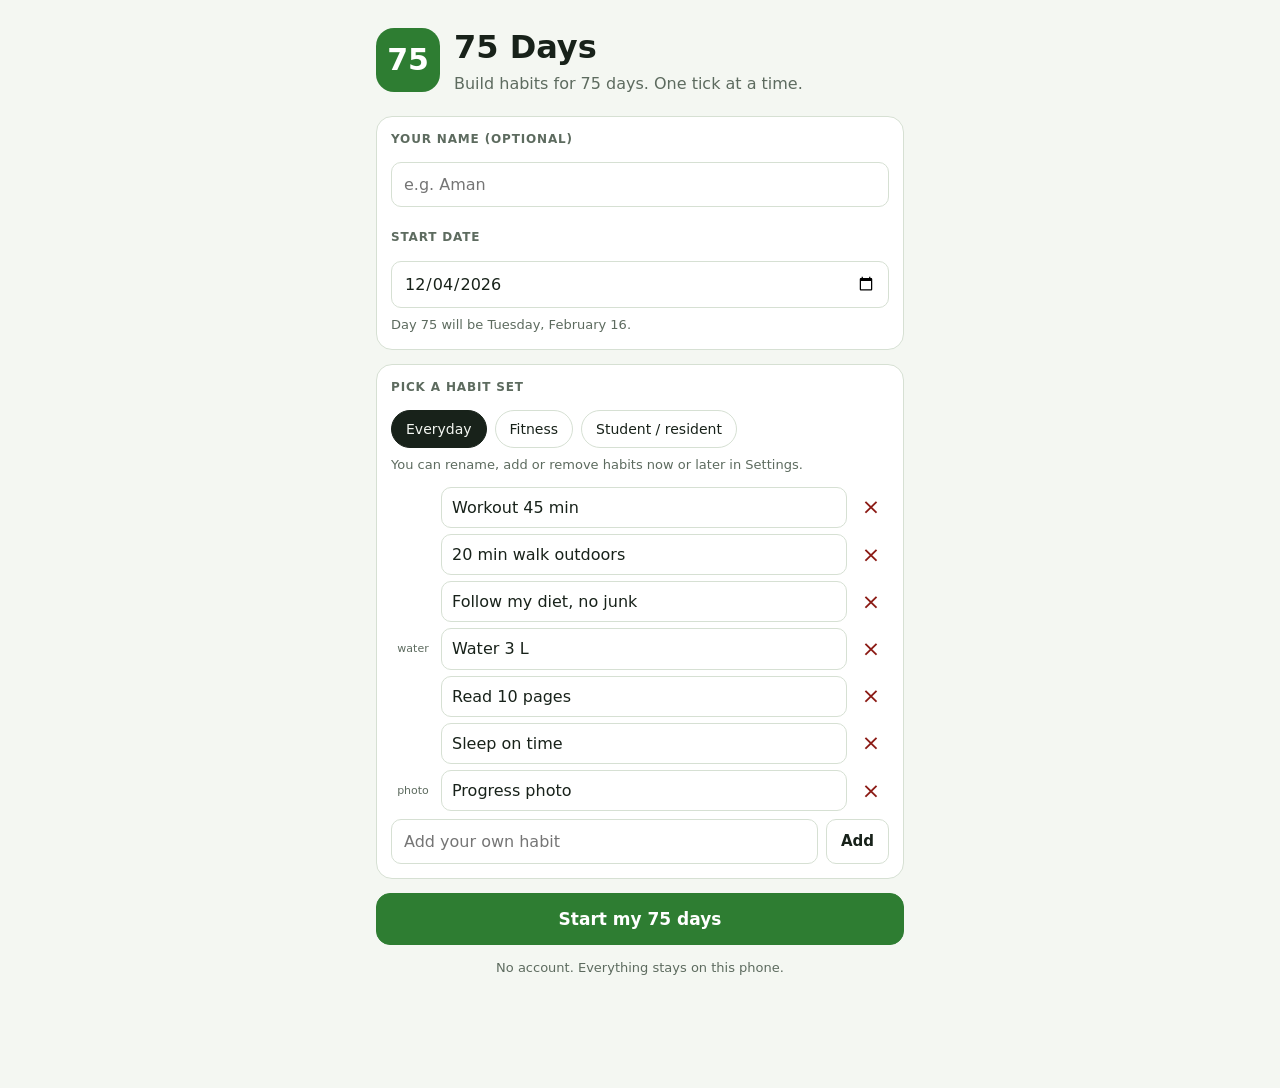
<file: index.html>
<!doctype html>
<html lang="en">
<head>
<meta charset="utf-8">
<meta name="viewport" content="width=device-width,initial-scale=1,viewport-fit=cover">
<title>75 Days</title>
<meta name="description" content="A 75-day habit challenge tracker. Works offline, no sign-up, your data stays on your phone.">
<meta name="theme-color" content="#2e7d32" media="(prefers-color-scheme: light)">
<meta name="theme-color" content="#121713" media="(prefers-color-scheme: dark)">
<meta name="apple-mobile-web-app-capable" content="yes">
<meta name="mobile-web-app-capable" content="yes">
<meta name="apple-mobile-web-app-status-bar-style" content="default">
<meta name="apple-mobile-web-app-title" content="75 Days">
<link rel="manifest" href="manifest.webmanifest">
<link rel="icon" type="image/png" sizes="192x192" href="icon-192.png">
<link rel="apple-touch-icon" href="apple-touch-icon.png">
<link rel="stylesheet" href="app.css">
</head>
<body>
<div class="app" id="app">
  <div class="installbar" id="installBar" hidden>
    <span class="ib-logo">75</span>
    <span class="ib-t"><b>Install 75 Days</b><span class="muted small">Opens like an app and works offline</span></span>
    <button class="btn primary" id="ibGo">Install</button>
    <button class="ib-x" id="ibX" aria-label="Not now">×</button>
  </div>

  <!-- Setup (first run) -->
  <section class="view" id="vSetup" hidden>
    <div class="setup">
      <div class="brand"><span class="logo">75</span><div><h1>75 Days</h1><p class="muted">Build habits for 75 days. One tick at a time.</p></div></div>

      <div class="card">
        <label class="label" for="suName">Your name <span class="muted">(optional)</span></label>
        <input id="suName" maxlength="30" autocomplete="given-name" placeholder="e.g. Aman">
        <label class="label" for="suStart" style="margin-top:14px">Start date</label>
        <input id="suStart" type="date">
        <p class="muted small" id="suEnd"></p>
      </div>

      <div class="card">
        <div class="label">Pick a habit set</div>
        <div class="presets" id="suPresets"></div>
        <p class="muted small">You can rename, add or remove habits now or later in Settings.</p>
        <ul class="hedit" id="suHabits"></ul>
        <div class="addrow"><input id="suNew" maxlength="40" placeholder="Add your own habit"><button class="btn" id="suAdd">Add</button></div>
      </div>

      <button class="btn primary big" id="suGo">Start my 75 days</button>
      <button class="btn big" id="suSignin" hidden>I already have an account</button>
      <p class="muted small center">No account. Everything stays on this phone.</p>
    </div>
  </section>

  <!-- Today -->
  <section class="view" id="vToday" hidden>
    <header class="dayhead">
      <button class="iconbtn" id="tPrev" aria-label="Previous day">‹</button>
      <div class="dh-mid">
        <div class="dh-n"><span id="tN">Day 1</span><small>/ 75</small></div>
        <div class="dh-date" id="tDate"></div>
      </div>
      <button class="iconbtn" id="tNext" aria-label="Next day">›</button>
    </header>
    <div class="progress"><b id="tBar"></b></div>
    <div class="alert" id="tAlert" hidden></div>
    <div class="pad">
      <div class="scoreline">
        <div><span class="big" id="tScore">0</span><span class="muted"> / <span id="tMax">0</span></span></div>
        <button class="linkbtn" id="tToday" hidden>Back to today</button>
      </div>
      <div class="chips" id="tType">
        <button class="chip" data-type="rest" aria-pressed="false">Rest day</button>
        <button class="chip busy" data-type="busy" aria-pressed="false">Busy day</button>
      </div>
      <p class="muted small" id="tTypeHint" hidden></p>
      <div class="checks" id="tChecks"></div>

      <div class="card photocard" id="tPhotoCard">
        <div class="label">Progress photo</div>
        <div class="photo" id="tPhoto"></div>
        <div class="row-actions">
          <label class="btn primary" for="tFile">Add photo</label>
          <input id="tFile" type="file" accept="image/*" hidden>
          <button class="btn danger" id="tRm" hidden>Remove</button>
        </div>
      </div>

      <div class="card">
        <div class="grid2">
          <div><label class="label" for="tWeight">Weight (kg)</label><input id="tWeight" inputmode="decimal" placeholder="—"></div>
          <div><span class="label">Energy</span><div class="dots" id="tEnergy"></div></div>
        </div>
        <label class="label" for="tNotes" style="margin-top:12px">Notes</label>
        <textarea id="tNotes" rows="3" placeholder="What went well, what to fix tomorrow"></textarea>
      </div>
    </div>
  </section>

  <!-- Calendar -->
  <section class="view" id="vCal" hidden>
    <header class="pagehead"><h2>Calendar</h2><p class="muted" id="cRange"></p></header>
    <div class="pad">
      <div class="cal" id="cGrid"></div>
      <div class="legend"><span class="muted small">Score</span><i class="l0"></i><i class="l1"></i><i class="l2"></i><i class="l3"></i><i class="l4"></i><span class="muted small">all done</span><i class="busyi"></i><span class="muted small">busy</span></div>
    </div>
  </section>

  <!-- Groups (filled by cloud.js) -->
  <section class="view" id="vGroups" hidden>
    <header class="pagehead"><h2>Groups</h2><p class="muted">Do the 75 days together. Groups see only scores and streaks.</p></header>
    <div class="pad" id="gRoot"><div class="card"><p class="small muted">Loading…</p></div></div>
  </section>

  <!-- Progress -->
  <section class="view" id="vProg" hidden>
    <header class="pagehead"><h2>Progress</h2><p class="muted" id="pHello"></p></header>
    <div class="pad">
      <div class="stats">
        <div class="stat"><div class="k">Day</div><div class="v" id="pDay">–</div></div>
        <div class="stat"><div class="k">Streak</div><div class="v" id="pStreak">0</div></div>
        <div class="stat"><div class="k">Good days</div><div class="v" id="pGood">0</div></div>
        <div class="stat"><div class="k">Average</div><div class="v" id="pAvg">–</div></div>
      </div>
      <div class="card">
        <div class="label">Habit hit-rate so far</div>
        <div class="hrates" id="pRates"></div>
      </div>
      <div class="card">
        <div class="label">Before and now</div>
        <div class="compare" id="pCompare"></div>
      </div>
      <div class="card">
        <div class="label">Weight</div>
        <div id="pWeight" class="muted small">Log your weight on the Today screen to see it here.</div>
      </div>
      <button class="btn primary big" id="pShare">Share my progress</button>
      <p class="muted small center" id="pShareNote"></p>
    </div>
  </section>

  <!-- Settings -->
  <section class="view" id="vSet" hidden>
    <header class="pagehead"><h2>Settings</h2></header>
    <div class="pad">
      <div class="card">
        <label class="label" for="sName">Name</label>
        <input id="sName" maxlength="30">
        <label class="label" for="sStart" style="margin-top:12px">Start date</label>
        <input id="sStart" type="date">
        <label class="label" for="sGoodN" style="margin-top:12px">A day counts as "good" at</label>
        <div class="inline"><input id="sGoodN" type="number" min="1" inputmode="numeric" style="width:80px"><span class="muted">of <span id="sMax"></span> habits</span></div>
      </div>
      <div class="card">
        <div class="label">Habits</div>
        <ul class="hedit" id="sHabits"></ul>
        <div class="addrow"><input id="sNew" maxlength="40" placeholder="Add a habit"><button class="btn" id="sAdd">Add</button></div>
        <p class="muted small">Removing a habit keeps your past ticks for the others.</p>
      </div>
      <div class="card">
        <div class="label">Backup</div>
        <p class="muted small">Your data lives only on this phone. Save a backup file now and then, and use it to move to a new phone.</p>
        <div class="row-actions">
          <button class="btn primary" id="sExport">Save backup</button>
          <label class="btn" for="sImport">Restore backup</label>
          <input id="sImport" type="file" accept="application/json,.json" hidden>
        </div>
        <p class="small" id="sBackupMsg"></p>
      </div>
      <div class="card">
        <div class="label">Install on your phone</div>
        <p class="small" id="sInstall"></p>
        <button class="btn" id="sInstallBtn" hidden>Install app</button>
      </div>
      <div class="card" id="sAccount" hidden></div>
      <div class="card danger-zone">
        <div class="label">Start over</div>
        <p class="muted small">Deletes every tick, note and photo on this phone.</p>
        <button class="btn danger" id="sReset">Delete everything</button>
      </div>
      <p class="muted small center">75 Days · version <span id="sVer"></span> · <a href="privacy.html">Privacy</a></p>
    </div>
  </section>

  <nav class="tabs" id="tabs" hidden>
    <button data-v="vToday" aria-current="page"><svg viewBox="0 0 24 24"><path d="M4 12.5l5 5L20 6.5"/></svg>Today</button>
    <button data-v="vCal"><svg viewBox="0 0 24 24"><rect x="3.5" y="5" width="17" height="15" rx="2"/><path d="M3.5 10h17M8 3v4M16 3v4"/></svg>Calendar</button>
    <button data-v="vGroups"><svg viewBox="0 0 24 24"><circle cx="9" cy="8" r="3.2"/><path d="M3 19c0-3.3 2.7-5.5 6-5.5s6 2.2 6 5.5"/><circle cx="17" cy="9" r="2.5"/><path d="M16.5 13.6c2.6.2 4.5 2 4.5 4.9"/></svg>Groups</button>
    <button data-v="vProg"><svg viewBox="0 0 24 24"><path d="M4 19V11M10 19V5M16 19v-6M22 19H2"/></svg>Progress</button>
    <button data-v="vSet"><svg viewBox="0 0 24 24"><circle cx="12" cy="12" r="3"/><path d="M12 2v3M12 19v3M4.2 4.2l2.1 2.1M17.7 17.7l2.1 2.1M2 12h3M19 12h3M4.2 19.8l2.1-2.1M17.7 6.3l2.1-2.1"/></svg>Settings</button>
  </nav>

  <div class="toast" id="toast" role="status" hidden></div>
  <div class="update" id="update" hidden><span>A new version is ready.</span><button class="btn primary" id="updBtn">Update</button></div>
</div>
<script src="app.js"></script>
<script type="module" src="cloud.js"></script>
</body>
</html>
</file>
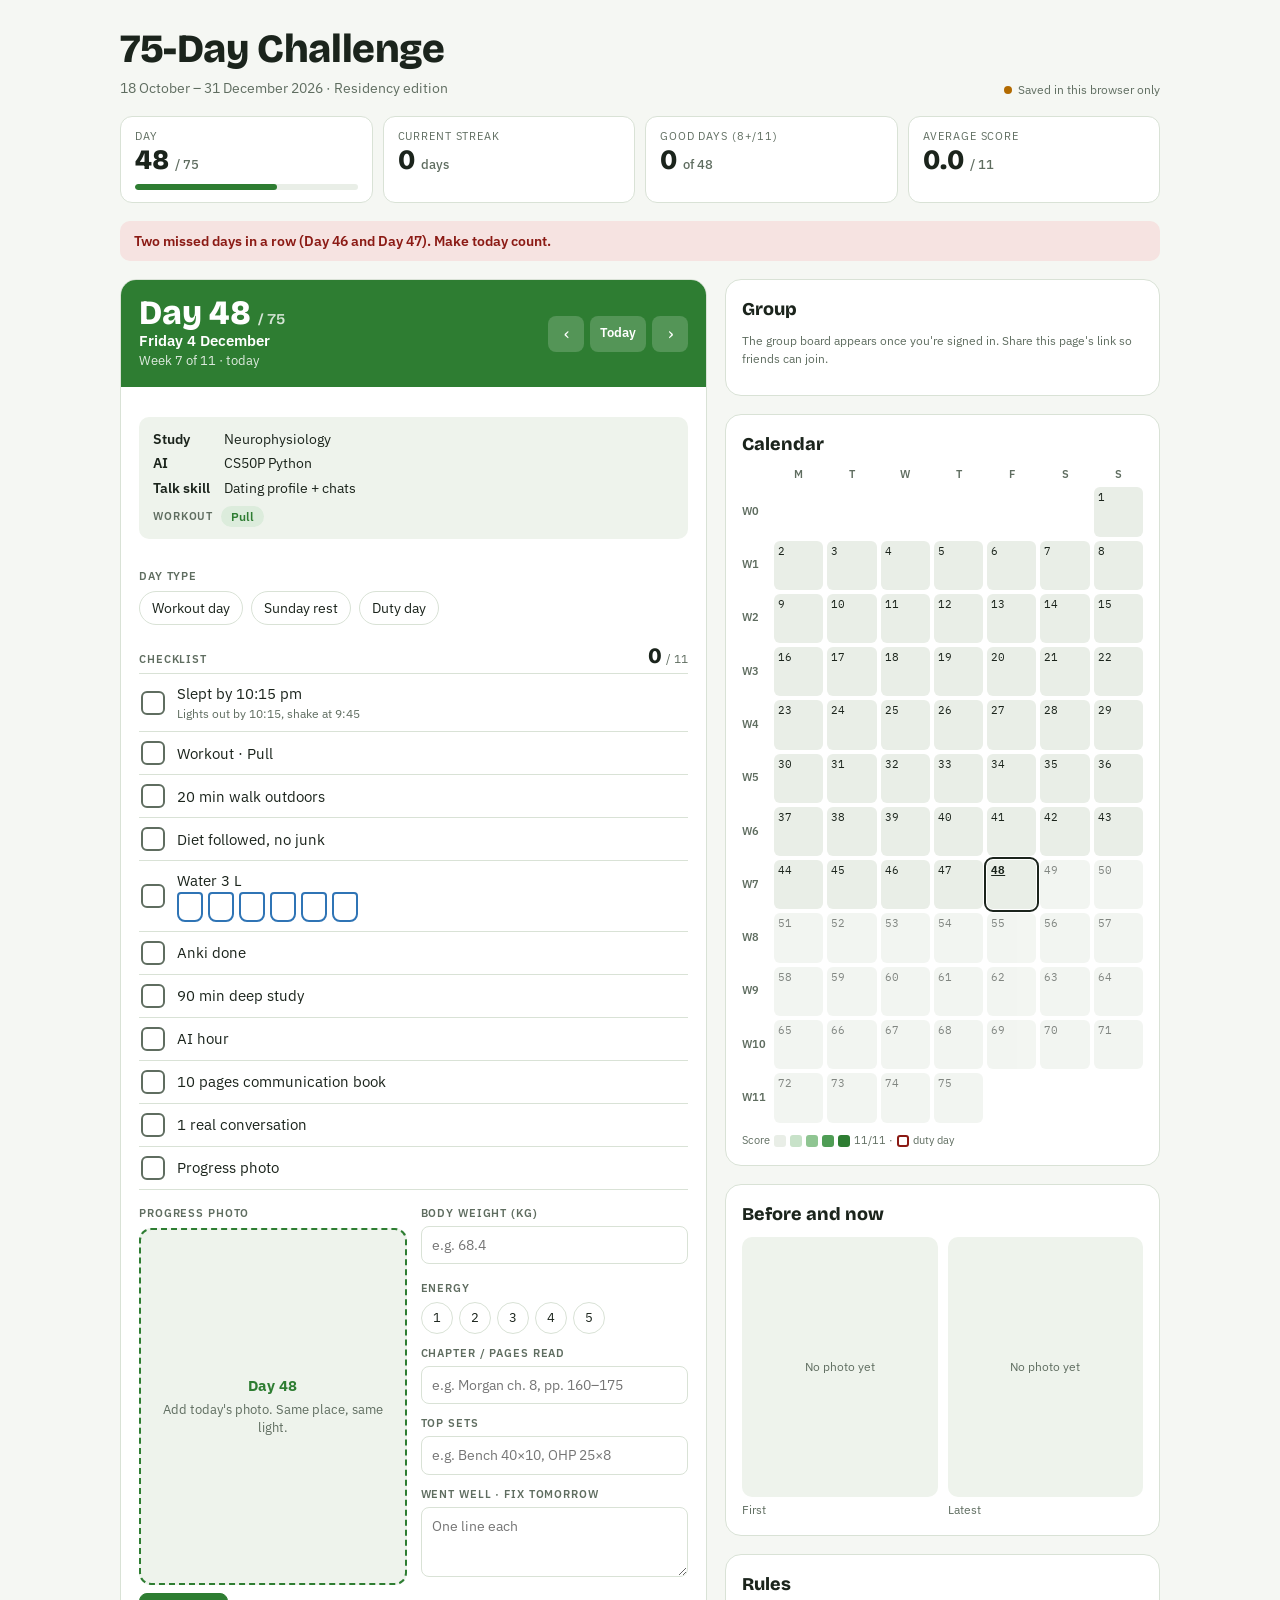
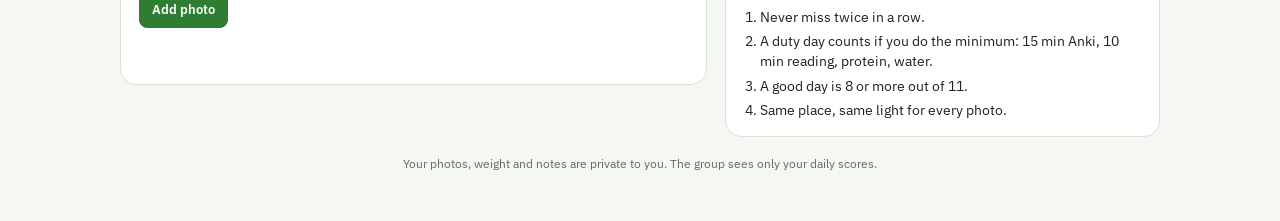
<file: personal/index.html>
<!doctype html><html><head><meta charset=utf8><meta name=viewport content="width=device-width,initial-scale=1,viewport-fit=cover"><style>:root{color-scheme:light;box-sizing:border-box;padding-top:env(safe-area-inset-top,0px);padding-bottom:env(safe-area-inset-bottom,0px)}html{scroll-padding-top:env(safe-area-inset-top,0px)}body{margin:0;padding:0;font:14px -apple-system,BlinkMacSystemFont,sans-serif;background:#fff;color:#000}img{max-width:100%}[hidden]:not([hidden=until-found i]){display:none!important}</style></head><body>
<title>75-Day Challenge</title>
<meta name="claude:viewport-fit-sides" content="cover">
<link rel="preconnect" href="https://fonts.googleapis.com">
<link rel="preconnect" href="https://fonts.gstatic.com" crossorigin>
<link rel="stylesheet" href="https://fonts.googleapis.com/css2?family=Bricolage+Grotesque:opsz,wght@12..96,600;12..96,800&family=IBM+Plex+Sans:wght@400;500;600&family=IBM+Plex+Mono:wght@500&display=swap">
<style>
/* Layout: a training log — summary strip, today's sheet as the main column, the 75-day calendar beside it */
:root{
  --bg:#f5f7f3; --surface:#ffffff; --surface-2:#eef3ec; --line:#d9e2d6;
  --fg:#1b241c; --muted:#5f6d60;
  --accent:#2e7d32; --accent-ink:#ffffff; --accent-soft:#dcecdc;
  --maroon:#8b1a14; --maroon-soft:#f6e3e1;
  --water:#2f74b5; --water-soft:#e2edf8;
  --warn:#b26a00;
  --l0:#e9eee7; --l1:#c8e2c9; --l2:#8fc592; --l3:#4f9d55; --l4:#2e7d32;
  --f-display:"Bricolage Grotesque", "Segoe UI", system-ui, sans-serif;
  --f-body:"IBM Plex Sans", system-ui, -apple-system, "Segoe UI", sans-serif;
  --f-mono:"IBM Plex Mono", ui-monospace, Menlo, monospace;
}
@media (prefers-color-scheme: dark){:root:not([data-theme="light"]){
  --bg:#121713; --surface:#1a211b; --surface-2:#212a22; --line:#2e3a2f;
  --fg:#e5ece4; --muted:#9aa89b;
  --accent:#6cc070; --accent-ink:#0f1a10; --accent-soft:#223a24;
  --maroon:#e07a72; --maroon-soft:#3a2321;
  --water:#6aa8e0; --water-soft:#1c2c3b; --warn:#e3a04a;
  --l0:#222b23; --l1:#28452b; --l2:#336b38; --l3:#4b9a51; --l4:#6cc070;
  color-scheme:dark}}
:root[data-theme="dark"]{
  --bg:#121713; --surface:#1a211b; --surface-2:#212a22; --line:#2e3a2f;
  --fg:#e5ece4; --muted:#9aa89b;
  --accent:#6cc070; --accent-ink:#0f1a10; --accent-soft:#223a24;
  --maroon:#e07a72; --maroon-soft:#3a2321;
  --water:#6aa8e0; --water-soft:#1c2c3b; --warn:#e3a04a;
  --l0:#222b23; --l1:#28452b; --l2:#336b38; --l3:#4b9a51; --l4:#6cc070;
  color-scheme:dark}
*{box-sizing:border-box}
body{background:var(--bg);color:var(--fg);font-family:var(--f-body);font-size:15px;line-height:1.45;
  padding-left:max(16px,env(safe-area-inset-left,0px));padding-right:max(16px,env(safe-area-inset-right,0px));padding-block:20px 48px}
.wrap{max-width:1040px;margin:0 auto;display:flex;flex-direction:column;gap:18px}
h1,h2,h3{font-family:var(--f-display);margin:0;text-wrap:balance}
button{font:inherit;color:inherit}
button:focus-visible,input:focus-visible,textarea:focus-visible,label:focus-within{outline:2px solid var(--accent);outline-offset:2px}
.num{font-family:var(--f-mono);font-variant-numeric:tabular-nums}

/* header */
.top{display:flex;flex-wrap:wrap;align-items:flex-end;justify-content:space-between;gap:12px}
.top h1{font-size:clamp(28px,5vw,40px);font-weight:800;letter-spacing:-.01em}
.top .sub{color:var(--muted);font-size:14px}
.sync{font-size:12px;color:var(--muted);display:flex;align-items:center;gap:6px}
.sync i{width:8px;height:8px;border-radius:50%;background:var(--muted);display:inline-block}
.sync.ok i{background:var(--accent)} .sync.local i{background:var(--warn)}

.stats{display:grid;grid-template-columns:repeat(4,minmax(0,1fr));gap:10px}
.stat{background:var(--surface);border:1px solid var(--line);border-radius:12px;padding:12px 14px;min-width:0}
.stat .k{font-size:11px;letter-spacing:.08em;text-transform:uppercase;color:var(--muted)}
.stat .v{font-family:var(--f-display);font-weight:800;font-size:28px;line-height:1.1}
.stat .v small{font-family:var(--f-body);font-weight:500;font-size:13px;color:var(--muted)}
.bar{height:6px;border-radius:3px;background:var(--l0);margin-top:8px;overflow:hidden}
.bar b{display:block;height:100%;background:var(--accent);border-radius:3px}
.alert{background:var(--maroon-soft);color:var(--maroon);border-radius:10px;padding:10px 14px;font-weight:600;font-size:14px}

.main{display:grid;grid-template-columns:minmax(0,1.35fr) minmax(0,1fr);gap:18px;align-items:start}
@media (max-width:820px){.main{grid-template-columns:1fr}.stats{grid-template-columns:repeat(2,minmax(0,1fr))}}

/* day sheet */
.sheet{background:var(--surface);border:1px solid var(--line);border-radius:16px;overflow:hidden;min-width:0}
.sheet-head{background:var(--accent);color:var(--accent-ink);padding:16px 18px;display:flex;justify-content:space-between;align-items:center;gap:10px}
.sheet-head .d{font-family:var(--f-display);font-weight:800;font-size:34px;line-height:1}
.sheet-head .d small{font-size:15px;font-weight:600;opacity:.8}
.sheet-head .date{font-weight:600}
.sheet-head .wk{font-size:13px;opacity:.85}
.nav{display:flex;gap:6px}
.nav button{background:color-mix(in srgb,var(--accent-ink) 18%,transparent);border:0;border-radius:8px;width:36px;height:36px;cursor:pointer;color:var(--accent-ink);font-size:18px}
.nav button:disabled{opacity:.35;cursor:default}
.today-btn{width:auto!important;padding:0 10px;font-size:13px!important;font-weight:600}
.sheet-body{padding:16px 18px;display:flex;flex-direction:column;gap:16px}

.focus{background:var(--surface-2);border-radius:10px;padding:12px 14px;display:grid;grid-template-columns:auto 1fr;gap:4px 14px;font-size:14px}
.focus dt{font-weight:600}
.focus dd{margin:0;min-width:0}
.focus .sess{grid-column:1/-1;margin-top:4px;display:flex;align-items:center;gap:8px}
.pill{display:inline-block;border-radius:999px;padding:2px 10px;font-size:12px;font-weight:600;background:var(--accent-soft);color:var(--accent)}

.label{font-size:11px;letter-spacing:.08em;text-transform:uppercase;color:var(--muted);font-weight:600}
.types{display:flex;flex-wrap:wrap;gap:8px;margin-top:6px}
.chip{border:1px solid var(--line);background:var(--surface);border-radius:999px;padding:6px 12px;cursor:pointer;font-size:14px}
.chip[aria-pressed="true"]{background:var(--fg);color:var(--bg);border-color:var(--fg)}
.chip.duty[aria-pressed="true"]{background:var(--maroon);border-color:var(--maroon);color:var(--surface)}

.checks{display:flex;flex-direction:column;border-top:1px solid var(--line)}
.row{display:flex;align-items:center;gap:12px;padding:9px 2px;border-bottom:1px solid var(--line);cursor:pointer;user-select:none}
.row input{position:absolute;opacity:0;pointer-events:none}
.box{flex:0 0 24px;height:24px;border:2px solid var(--muted);border-radius:6px;display:grid;place-items:center;transition:background .15s,border-color .15s}
.box svg{width:14px;height:14px;opacity:0}
.row.on .box{background:var(--accent);border-color:var(--accent)}
.row.on .box svg{opacity:1}
.row .t{flex:1;min-width:0}
.row.on .t{color:var(--muted)}
.row .hint{font-size:12px;color:var(--muted)}
.water{display:flex;gap:5px;flex-wrap:wrap}
.glass{width:26px;height:30px;border:2px solid var(--water);border-radius:4px 4px 8px 8px;background:transparent;cursor:pointer;padding:0;position:relative;overflow:hidden}
.glass.f{background:var(--water)}
.score{display:flex;justify-content:space-between;align-items:baseline}
.score .big{font-family:var(--f-display);font-weight:800;font-size:22px}

.lower{display:grid;grid-template-columns:minmax(0,1fr) minmax(0,1fr);gap:14px}
@media (max-width:520px){.lower{grid-template-columns:1fr}}
.photo{border:2px dashed var(--accent);border-radius:12px;aspect-ratio:3/4;max-width:100%;display:grid;place-items:center;text-align:center;position:relative;overflow:hidden;background:var(--surface-2)}
.photo img{width:100%;height:100%;object-fit:cover;display:block}
.photo .ph{color:var(--muted);font-size:13px;padding:12px}
.photo .ph b{display:block;color:var(--accent);font-size:15px;margin-bottom:4px}
.photo-actions{display:flex;gap:8px;margin-top:8px;flex-wrap:wrap}
.btn{border:1px solid var(--line);background:var(--surface);border-radius:8px;padding:7px 12px;cursor:pointer;font-size:13px;font-weight:600}
.btn.primary{background:var(--accent);color:var(--accent-ink);border-color:var(--accent)}
.btn.danger{color:var(--maroon)}
.fields{display:flex;flex-direction:column;gap:12px}
.field label{display:block}
.field input,.field textarea{width:100%;margin-top:4px;border:1px solid var(--line);background:var(--surface);color:var(--fg);border-radius:8px;padding:8px 10px;font:inherit;font-size:14px}
.field textarea{min-height:70px;resize:vertical}
.dots{display:flex;gap:6px;margin-top:4px}
.dot{width:32px;height:32px;border-radius:50%;border:1.5px solid var(--line);background:var(--surface);cursor:pointer;font-size:13px}
.dot[aria-pressed="true"]{background:var(--accent);border-color:var(--accent);color:var(--accent-ink);font-weight:600}
.status{font-size:12px;color:var(--muted);min-height:1em}
.status.err{color:var(--maroon)}

/* side */
.side{display:flex;flex-direction:column;gap:18px;min-width:0}
.card{background:var(--surface);border:1px solid var(--line);border-radius:16px;padding:16px;min-width:0}
.card h2{font-size:18px;font-weight:800;margin-bottom:10px}
.cal{display:grid;grid-template-columns:28px repeat(7,minmax(0,1fr));gap:4px;font-size:11px}
.cal .h{text-align:center;color:var(--muted);font-weight:600}
.cal .w{color:var(--muted);font-weight:600;align-self:center}
.cell{aspect-ratio:1;border-radius:6px;border:0;background:var(--l0);cursor:pointer;display:flex;align-items:flex-start;justify-content:flex-start;padding:3px 4px;font-family:var(--f-mono);font-size:11px;color:var(--fg)}
.cell.l1{background:var(--l1)}.cell.l2{background:var(--l2)}.cell.l3{background:var(--l3);color:#fff}.cell.l4{background:var(--l4);color:var(--accent-ink)}
.cell.duty{box-shadow:inset 0 0 0 2px var(--maroon)}
.cell.future{opacity:.55}
.cell.sel{outline:2px solid var(--fg);outline-offset:1px}
.cell.today{font-weight:700;text-decoration:underline}
.legend{display:flex;align-items:center;gap:4px;margin-top:10px;font-size:11px;color:var(--muted);flex-wrap:wrap}
.legend span{width:12px;height:12px;border-radius:3px;display:inline-block}
.compare{display:grid;grid-template-columns:1fr 1fr;gap:10px}
.compare figure{margin:0}
.compare .frame{aspect-ratio:3/4;border-radius:10px;background:var(--surface-2);overflow:hidden;display:grid;place-items:center;color:var(--muted);font-size:12px;text-align:center;padding:0}
.compare img{width:100%;height:100%;object-fit:cover}
.compare figcaption{font-size:12px;color:var(--muted);margin-top:4px}
.board{display:flex;flex-direction:column;gap:2px}
.mem{display:grid;grid-template-columns:22px minmax(0,1fr) auto;gap:4px 10px;align-items:center;padding:8px 0;border-bottom:1px solid var(--line)}
.mem:last-child{border-bottom:0}
.mem .rk{font-family:var(--f-mono);color:var(--muted);font-size:13px}
.mem .nm{font-weight:600;min-width:0;overflow:hidden;text-overflow:ellipsis;white-space:nowrap}
.mem .nm .you{font-size:11px;font-weight:600;color:var(--accent);margin-left:6px}
.mem .td{font-family:var(--f-display);font-weight:800;font-size:18px;text-align:right}
.mem .td small{font-family:var(--f-body);font-weight:500;font-size:12px;color:var(--muted)}
.mem .meta{grid-column:2/4;display:flex;justify-content:space-between;gap:8px;flex-wrap:wrap;font-size:12px;color:var(--muted)}
.wk7{display:flex;gap:3px}
.wk7 i{width:12px;height:12px;border-radius:3px;background:var(--l0);display:inline-block}
.wk7 i.l1{background:var(--l1)}.wk7 i.l2{background:var(--l2)}.wk7 i.l3{background:var(--l3)}.wk7 i.l4{background:var(--l4)}
.wk7 i.duty{box-shadow:inset 0 0 0 2px var(--maroon)}
.hint{font-size:12px;color:var(--muted);margin:0}
.rules{margin:0;padding-left:18px;font-size:14px;display:flex;flex-direction:column;gap:4px}
.foot{font-size:12px;color:var(--muted);text-align:center}
@media (prefers-reduced-motion:reduce){*{transition:none!important}}
</style>

<div class="wrap">
  <header class="top">
    <div>
      <h1>75-Day Challenge</h1>
      <div class="sub">18 October – 31 December 2026 · Residency edition</div>
    </div>
    <div class="sync" id="sync"><i></i><span>Connecting…</span></div>
  </header>

  <section class="stats" aria-label="Progress">
    <div class="stat"><div class="k">Day</div><div class="v num" id="sDay">–</div><div class="bar"><b id="sBar" style="width:0"></b></div></div>
    <div class="stat"><div class="k">Current streak</div><div class="v num" id="sStreak">0 <small>days</small></div></div>
    <div class="stat"><div class="k">Good days (8+/11)</div><div class="v num" id="sGood">0</div></div>
    <div class="stat"><div class="k">Average score</div><div class="v num" id="sAvg">–</div></div>
  </section>
  <div class="alert" id="alert" hidden></div>

  <div class="main">
    <article class="sheet" aria-live="polite">
      <div class="sheet-head">
        <div>
          <div class="d num" id="hDay">Day 1 <small>/ 75</small></div>
          <div class="date" id="hDate"></div>
          <div class="wk" id="hWeek"></div>
        </div>
        <div class="nav">
          <button id="prev" aria-label="Previous day">‹</button>
          <button id="todayBtn" class="today-btn">Today</button>
          <button id="next" aria-label="Next day">›</button>
        </div>
      </div>
      <div class="sheet-body">
        <dl class="focus" id="focus"></dl>

        <div>
          <div class="label">Day type</div>
          <div class="types" id="types">
            <button class="chip" data-type="workout" aria-pressed="false">Workout day</button>
            <button class="chip" data-type="rest" aria-pressed="false">Sunday rest</button>
            <button class="chip duty" data-type="duty" aria-pressed="false">Duty day</button>
          </div>
        </div>

        <div>
          <div class="score"><div class="label">Checklist</div><div><span class="big num" id="score">0</span> <span class="hint">/ 11</span></div></div>
          <div class="checks" id="checks"></div>
        </div>

        <div class="lower">
          <div>
            <div class="label" style="margin-bottom:6px">Progress photo</div>
            <div class="photo" id="photo"></div>
            <div class="photo-actions">
              <label class="btn primary" for="file">Add photo</label>
              <input type="file" id="file" accept="image/*" hidden>
              <button class="btn danger" id="rmPhoto" hidden>Remove</button>
            </div>
            <div class="status" id="pStatus"></div>
          </div>
          <div class="fields">
            <div class="field"><label for="weight" class="label">Body weight (kg)</label><input id="weight" inputmode="decimal" placeholder="e.g. 68.4"></div>
            <div class="field"><span class="label">Energy</span><div class="dots" id="energy"></div></div>
            <div class="field"><label for="study" class="label">Chapter / pages read</label><input id="study" placeholder="e.g. Morgan ch. 8, pp. 160–175"></div>
            <div class="field"><label for="lifts" class="label">Top sets</label><input id="lifts" placeholder="e.g. Bench 40×10, OHP 25×8"></div>
            <div class="field"><label for="notes" class="label">Went well · fix tomorrow</label><textarea id="notes" placeholder="One line each"></textarea></div>
          </div>
        </div>
        <div class="status" id="dStatus"></div>
      </div>
    </article>

    <aside class="side">
      <section class="card" id="groupCard">
        <h2>Group</h2>
        <div class="board" id="board"><p class="hint">The group board appears once you're signed in. Share this page's link so friends can join.</p></div>
        <div class="field" id="nickWrap" hidden style="margin-top:12px"><label for="nick" class="label">Your name on the board (optional)</label><input id="nick" maxlength="24" placeholder="Shown if your account name isn't"></div>
        <div class="status" id="gStatus"></div>
      </section>
      <section class="card">
        <h2>Calendar</h2>
        <div class="cal" id="cal"></div>
        <div class="legend">Score <span style="background:var(--l0)"></span><span style="background:var(--l1)"></span><span style="background:var(--l2)"></span><span style="background:var(--l3)"></span><span style="background:var(--l4)"></span> 11/11 · <span style="box-shadow:inset 0 0 0 2px var(--maroon)"></span> duty day</div>
      </section>
      <section class="card">
        <h2>Before and now</h2>
        <div class="compare" id="compare"></div>
      </section>
      <section class="card">
        <h2>Rules</h2>
        <ol class="rules">
          <li>Never miss twice in a row.</li>
          <li>A duty day counts if you do the minimum: 15 min Anki, 10 min reading, protein, water.</li>
          <li>A good day is 8 or more out of 11.</li>
          <li>Same place, same light for every photo.</li>
        </ol>
      </section>
    </aside>
  </div>
  <div class="foot">Your photos, weight and notes are private to you. The group sees only your daily scores.</div>
</div>

<script>
(function(){
"use strict";
const START = new Date(2026, 9, 18);
const TOTAL = 75;
const WEEK1 = new Date(2026, 9, 19);
const WEEKS = {
  0:["Setup: Anki deck, Morgan + Miller chapters ready","Install tools, prompting basics","Start 1 conversation a day"],
  1:["Pharm principles, inhaled agents","Prompting basics","Start 1 conversation a day"],
  2:["IV agents, opioids","AI for study (viva questions, Anki)","Start 1 conversation a day"],
  3:["NM blockers, reversal, anticholinergics","AI for Everyone (Coursera)","Open questions + listening"],
  4:["Adrenergic drugs, hypotensives, LAs, adjuncts","3Blue1Brown neural networks","Open questions + listening"],
  5:["Respiratory physiology","CS50P Python","Stories + texting"],
  6:["Resp disease, thoracic","CS50P Python","Stories + texting"],
  7:["Neurophysiology","CS50P Python","Dating profile + chats"],
  8:["Neurosurgical anaesthesia, neuro disease","Intro to LLMs (Karpathy)","Dating profile + chats"],
  9:["Catch-up: pending chapters","AI API basics","Ask for a meet"],
  10:["Revision + 2 mock vivas","Build project","Meet in person"],
  11:["Final mock viva + revision","Finish project","Reflect"]
};
const SESSION = ["Legs + core","Push","Pull","Legs + core","Push","Pull","Rest"]; // index by getDay(): Sun=0
SESSION[0]="Rest"; SESSION[1]="Push"; SESSION[2]="Pull"; SESSION[3]="Legs + core"; SESSION[4]="Push"; SESSION[5]="Pull"; SESSION[6]="Legs + core";
const HABITS = [
  ["sleep","Slept by 10:15 pm"],
  ["workout","Workout"],
  ["walk","20 min walk outdoors"],
  ["diet","Diet followed, no junk"],
  ["water","Water 3 L"],
  ["anki","Anki done"],
  ["study","90 min deep study"],
  ["ai","AI hour"],
  ["read","10 pages communication book"],
  ["talk","1 real conversation"],
  ["photo","Progress photo"]
];
const DAYS = [];
for(let i=0;i<TOTAL;i++){
  const d=new Date(START); d.setDate(START.getDate()+i);
  const wk = d<WEEK1?0:Math.floor((d-WEEK1)/864e5/7)+1;
  DAYS.push({n:i+1,date:d,week:wk,session:SESSION[d.getDay()],study:WEEKS[wk][0],ai:WEEKS[wk][1],comm:WEEKS[wk][2]});
}
const fmtLong=d=>d.toLocaleDateString("en-GB",{weekday:"long",day:"numeric",month:"long"});
const fmtShort=d=>d.toLocaleDateString("en-GB",{day:"numeric",month:"short"});
function todayN(){
  const t=new Date(); const t0=new Date(t.getFullYear(),t.getMonth(),t.getDate());
  return Math.round((t0-START)/864e5)+1;
}

// ---------- state ----------
const state={}; // n -> record
const blank=()=>({checks:{},water:0,type:"",weight:"",energy:0,study:"",lifts:"",notes:"",photo:null});
const rec=n=>state[n]||(state[n]=blank());
let sel=Math.min(Math.max(todayN(),1),TOTAL);

let mode="local"; let col=null; let assets=null;
const dirty=new Set(), timers={}, writing={}, queued={};
const LS="ch75-v1";
function lsLoad(){try{const s=JSON.parse(localStorage.getItem(LS)||"{}");Object.assign(state,s)}catch(e){}}
function lsSave(){try{localStorage.setItem(LS,JSON.stringify(state));return true}catch(e){return false}}

function score(r){let s=0;for(const [k] of HABITS){if(k==="water"?r.water>=6:r.checks[k])s++}return s}
function level(s){return s>=11?4:s>=8?3:s>=5?2:s>=1?1:0}

// ---------- save ----------
function save(n){
  dirty.add(n);
  if(mode==="local"){ if(!lsSave()) setStatus("dStatus","Couldn't save in this browser. Storage is full or blocked.",true); dirty.delete(n); return; }
  clearTimeout(timers[n]);
  timers[n]=setTimeout(()=>flush(n),600);
  pushBoard();
}
async function flush(n){
  if(writing[n]){queued[n]=true;return}
  writing[n]=true;
  try{
    await col.doc("d"+n).set(JSON.parse(JSON.stringify(state[n])));
    setStatus("dStatus","Saved");
  }catch(e){
    if(e&&e.code==="unavailable"){await new Promise(r=>setTimeout(r,800+Math.random()*800));try{await col.doc("d"+n).set(JSON.parse(JSON.stringify(state[n])));setStatus("dStatus","Saved")}catch(e2){setStatus("dStatus","Couldn't save. Check your connection; your change is kept on this screen.",true)}}
    else setStatus("dStatus","Couldn't save this change ("+(e&&e.code||"error")+").",true);
  }
  writing[n]=false;
  if(queued[n]){queued[n]=false;flush(n)}else dirty.delete(n);
}
function setStatus(id,msg,err){const el=document.getElementById(id);el.textContent=msg;el.classList.toggle("err",!!err);if(!err&&msg){clearTimeout(el._t);el._t=setTimeout(()=>{el.textContent=""},1500)}}

// ---------- render ----------
const $=id=>document.getElementById(id);
const CHECK='<svg viewBox="0 0 16 16" fill="none" stroke="currentColor" stroke-width="2.4" stroke-linecap="round" stroke-linejoin="round" style="color:var(--accent-ink)"><path d="M3 8.5l3.2 3L13 4.5"/></svg>';

function photoSrc(p){if(!p)return null;if(p.asset)return "/_blob/"+p.asset;if(p.data)return p.data;return null}

// scores: {n: score}, duty: {n: true}; shared by my stats and the group board
function summarize(scores,duty,upto){
  let good=0,sum=0,cnt=0,streak=0;
  const sc=n=>+(scores[n]||0), ok=n=>sc(n)>=8||!!duty[n];
  for(let n=1;n<=upto;n++){if(ok(n))good++;if(n<upto||sc(n)>0){sum+=sc(n);cnt++}}
  for(let n=upto;n>=1;n--){if(ok(n))streak++;else if(n===upto)continue;else break}
  return {good,streak,avg:cnt?sum/cnt:null,today:sc(upto)};
}
function myMaps(){const scores={},duty={};for(let n=1;n<=TOTAL;n++){const r=state[n];if(!r)continue;const s=score(r);if(s)scores[n]=s;if(r.type==="duty")duty[n]=true}return {scores,duty}}
function uptoN(){return Math.min(Math.max(todayN(),0),TOTAL)}

function renderStats(){
  const tn=todayN(), upto=uptoN();
  $("sDay").innerHTML = tn<1?'0 <small>starts 18 Oct</small>':tn>TOTAL?'75 <small>/ 75 done</small>':upto+' <small>/ 75</small>';
  $("sBar").style.width=(upto/TOTAL*100)+"%";
  const m=myMaps(), s=summarize(m.scores,m.duty,upto);
  $("sStreak").innerHTML=s.streak+' <small>days</small>';
  $("sGood").innerHTML=s.good+' <small>of '+upto+'</small>';
  $("sAvg").innerHTML=s.avg!=null?s.avg.toFixed(1)+' <small>/ 11</small>':'–';
  // never miss twice
  let alertMsg="";
  if(upto>=3){const a=rec(upto-1),b=rec(upto-2);const bad=r=>score(r)<8&&r.type!=="duty";if(bad(a)&&bad(b))alertMsg="Two missed days in a row (Day "+(upto-2)+" and Day "+(upto-1)+"). Make today count.";}
  $("alert").textContent=alertMsg;$("alert").hidden=!alertMsg;
}

function renderCal(){
  const c=$("cal"); const tn=todayN();
  let h='<div></div>'+["M","T","W","T","F","S","S"].map(x=>'<div class="h">'+x+'</div>').join("");
  // rows by week; columns Mon..Sun
  for(let w=0;w<=11;w++){
    h+='<div class="w">W'+w+'</div>';
    const cells=Array(7).fill(null);
    DAYS.filter(d=>d.week===w).forEach(d=>{cells[(d.date.getDay()+6)%7]=d});
    for(const d of cells){
      if(!d){h+='<div></div>';continue}
      const r=state[d.n]; const s=r?score(r):0;
      const cls=["cell","l"+level(s)];
      if(r&&r.type==="duty")cls.push("duty");
      if(d.n>tn)cls.push("future");
      if(d.n===sel)cls.push("sel");
      if(d.n===tn)cls.push("today");
      h+='<button class="'+cls.join(" ")+'" data-n="'+d.n+'" aria-label="Day '+d.n+', '+fmtShort(d.date)+', score '+s+' of 11">'+d.n+'</button>';
    }
  }
  c.innerHTML=h;
}

function renderCompare(){
  let first=null,last=null;
  for(let n=1;n<=TOTAL;n++){const p=state[n]&&photoSrc(state[n].photo);if(p){if(!first)first={n,p};last={n,p}}}
  const fig=(x,lab)=>'<figure><div class="frame">'+(x?'<img alt="Progress photo, Day '+x.n+'" src="'+x.p+'">':'No photo yet')+'</div><figcaption>'+lab+(x?' · Day '+x.n:'')+'</figcaption></figure>';
  $("compare").innerHTML=fig(first,"First")+fig(last&&first&&last.n!==first.n?last:null,"Latest");
}

function renderDay(){
  const d=DAYS[sel-1]; const r=rec(sel); const tn=todayN();
  $("hDay").innerHTML='Day '+sel+' <small>/ 75</small>';
  $("hDate").textContent=fmtLong(d.date);
  $("hWeek").textContent=(d.week===0?"Setup days":"Week "+d.week+" of 11")+(sel===tn?" · today":"");
  $("prev").disabled=sel<=1; $("next").disabled=sel>=TOTAL;
  $("focus").innerHTML='<dt>Study</dt><dd>'+esc(d.study)+'</dd><dt>AI</dt><dd>'+esc(d.ai)+'</dd><dt>Talk skill</dt><dd>'+esc(d.comm)+'</dd>'+
    '<div class="sess"><span class="label">Workout</span><span class="pill">'+(d.session==="Rest"?"Rest day":d.session)+'</span></div>';
  document.querySelectorAll("#types .chip").forEach(b=>b.setAttribute("aria-pressed",String(r.type===b.dataset.type)));
  let h="";
  for(const [k,label] of HABITS){
    const on=k==="water"?r.water>=6:!!r.checks[k];
    let lab=label;
    if(k==="workout")lab=d.session==="Rest"?"Rest day: walk or mobility":"Workout · "+d.session;
    h+='<div class="row'+(on?" on":"")+'" data-k="'+k+'" role="checkbox" aria-checked="'+on+'" tabindex="0"><span class="box">'+CHECK+'</span><span class="t">'+lab;
    if(k==="water"){h+='<div class="water" aria-label="Water bottles">';for(let i=1;i<=6;i++)h+='<button class="glass'+(r.water>=i?" f":"")+'" data-g="'+i+'" aria-label="'+(i*500)+' ml"></button>';h+='</div>'}
    if(k==="sleep")h+='<div class="hint">Lights out by 10:15, shake at 9:45</div>';
    h+='</span></div>';
  }
  $("checks").innerHTML=h;
  $("score").textContent=score(r);
  // photo
  const src=photoSrc(r.photo);
  $("photo").innerHTML=src?'<img alt="Progress photo, Day '+sel+'" src="'+src+'">':'<div class="ph"><b>Day '+sel+'</b>Add today\'s photo. Same place, same light.</div>';
  $("rmPhoto").hidden=!src; $("rmPhoto").textContent="Remove"; $("rmPhoto").dataset.arm="";
  // fields
  for(const f of ["weight","study","lifts","notes"]){const el=$(f);if(document.activeElement!==el)el.value=r[f]||""}
  let e="";for(let i=1;i<=5;i++)e+='<button class="dot" data-e="'+i+'" aria-pressed="'+(r.energy===i)+'">'+i+'</button>';
  $("energy").innerHTML=e;
}
function esc(s){return String(s).replace(/[&<>"]/g,c=>({"&":"&amp;","<":"&lt;",">":"&gt;",'"':"&quot;"}[c]))}
function renderAll(){renderStats();renderCal();renderDay();renderCompare();renderBoard()}
function renderLight(){renderStats();renderCal();renderCompare();renderBoard();$("score").textContent=score(rec(sel))}

// ---------- group board ----------
let boardCol=null, uid=null, userCap=null, canBoard=true, myNick="";
const board={}; const names={};
let boardTimer=null, boardWriting=false, boardQueued=false;
function myBoardDoc(){const m=myMaps();return {scores:m.scores,duty:m.duty,nick:myNick.trim().slice(0,24)}}
function pushBoard(){
  if(!boardCol||!uid||!canBoard)return;
  clearTimeout(boardTimer); boardTimer=setTimeout(writeBoard,1200);
}
async function writeBoard(){
  if(boardWriting){boardQueued=true;return}
  const body=myBoardDoc(); const cur=board[uid];
  if(cur&&JSON.stringify({scores:cur.scores||{},duty:cur.duty||{},nick:cur.nick||""})===JSON.stringify(body))return;
  boardWriting=true;
  try{await boardCol.doc(uid).set(Object.assign({updated:Date.now()},body))}
  catch(e){
    if(e&&e.code==="invalid_argument"){canBoard=false;$("nickWrap").hidden=true;setStatus("gStatus","You can see the board, but your scores can't be added yet. Ask the page owner to give you edit access.",true)}
    else setStatus("gStatus","Couldn't update the group board. It will try again on your next tick.",true);
  }
  boardWriting=false;
  if(boardQueued){boardQueued=false;writeBoard()}
}
async function renderBoard(){
  if(!boardCol)return;
  const upto=uptoN(); const ids=new Set(Object.keys(board)); if(uid)ids.add(uid);
  const rows=[...ids].map(id=>{
    const d=id===uid?Object.assign({},board[id]||{},myBoardDoc()):board[id];
    const s=summarize(d.scores||{},d.duty||{},upto);
    return {id,d,s};
  });
  rows.sort((a,b)=>b.s.streak-a.s.streak||(b.s.avg||0)-(a.s.avg||0)||b.s.today-a.s.today);
  const label=r=>(r.d.nick&&r.d.nick.trim())||names[r.id]||"Member";
  const draw=()=>{
    let h="";
    rows.forEach((r,i)=>{
      let wk="";for(let n=Math.max(1,upto-6);n<=Math.max(upto,1);n++){const sc=+((r.d.scores||{})[n]||0);wk+='<i class="l'+level(sc)+((r.d.duty||{})[n]?" duty":"")+'" title="Day '+n+': '+sc+'/11"></i>'}
      h+='<div class="mem"><span class="rk">'+(i+1)+'</span><span class="nm">'+esc(label(r))+(r.id===uid?'<span class="you">you</span>':'')+'</span>'+
         '<span class="td num">'+r.s.today+'<small>/11 today</small></span>'+
         '<div class="meta"><span>'+r.s.streak+' day streak · '+r.s.good+' good · avg '+(r.s.avg!=null?r.s.avg.toFixed(1):'–')+'</span><span class="wk7" aria-label="Last 7 days">'+wk+'</span></div></div>';
    });
    $("board").innerHTML=rows.length>1?h:h+'<p class="hint" style="margin-top:8px">Only you so far. Share this page\'s link and friends who open it will show up here.</p>';
  };
  draw();
  const missing=rows.map(r=>r.id).filter(id=>!(id in names));
  if(userCap&&missing.length){
    try{const ps=await userCap.profiles(missing);missing.forEach(id=>{names[id]=(ps&&ps[id]&&ps[id].name)||""});draw()}catch(e){}
  }
}

// ---------- events ----------
$("checks").addEventListener("click",e=>{
  const g=e.target.closest(".glass");
  const r=rec(sel);
  if(g){e.stopPropagation();const i=+g.dataset.g;r.water=r.water===i?i-1:i;save(sel);renderDay();renderLight();return}
  const row=e.target.closest(".row");if(!row)return;
  toggle(row.dataset.k);
});
$("checks").addEventListener("keydown",e=>{const row=e.target.closest(".row");if(row&&(e.key===" "||e.key==="Enter")){e.preventDefault();toggle(row.dataset.k);const again=document.querySelector('.row[data-k="'+row.dataset.k+'"]');again&&again.focus()}});
function toggle(k){const r=rec(sel);if(k==="water")r.water=r.water>=6?0:6;else r.checks[k]=!r.checks[k];save(sel);renderDay();renderLight()}
$("types").addEventListener("click",e=>{const b=e.target.closest(".chip");if(!b)return;const r=rec(sel);r.type=r.type===b.dataset.type?"":b.dataset.type;save(sel);renderDay();renderLight()});
$("energy").addEventListener("click",e=>{const b=e.target.closest(".dot");if(!b)return;const r=rec(sel);const v=+b.dataset.e;r.energy=r.energy===v?0:v;save(sel);renderDay()});
for(const f of ["weight","study","lifts","notes"]){$(f).addEventListener("input",ev=>{rec(sel)[f]=ev.target.value;save(sel)})}
$("prev").onclick=()=>{if(sel>1){sel--;renderDay();renderCal()}};
$("next").onclick=()=>{if(sel<TOTAL){sel++;renderDay();renderCal()}};
$("todayBtn").onclick=()=>{sel=Math.min(Math.max(todayN(),1),TOTAL);renderDay();renderCal()};
$("cal").addEventListener("click",e=>{const b=e.target.closest(".cell");if(!b)return;sel=+b.dataset.n;renderDay();renderCal();if(window.innerWidth<820)document.querySelector(".sheet").scrollIntoView({behavior:"smooth",block:"start"})});

// photo upload
async function shrink(file,max,q){
  const url=URL.createObjectURL(file);
  try{
    const img=await new Promise((res,rej)=>{const i=new Image();i.onload=()=>res(i);i.onerror=rej;i.src=url});
    const s=Math.min(1,max/Math.max(img.naturalWidth,img.naturalHeight));
    const cv=document.createElement("canvas");cv.width=Math.round(img.naturalWidth*s);cv.height=Math.round(img.naturalHeight*s);
    cv.getContext("2d").drawImage(img,0,0,cv.width,cv.height);
    return cv;
  }finally{URL.revokeObjectURL(url)}
}
$("file").addEventListener("change",async e=>{
  const file=e.target.files&&e.target.files[0]; e.target.value=""; if(!file)return;
  const n=sel; setStatus("pStatus","Saving photo…");
  try{
    if(assets){
      const cv=await shrink(file,1400,.85);
      const blob=await new Promise(r=>cv.toBlob(r,"image/jpeg",.85));
      let res;
      try{res=await assets.upload(blob,{type:"image/jpeg"})}
      catch(err){if(err&&err.code==="store_unavailable"){await new Promise(r=>setTimeout(r,1200));res=await assets.upload(blob,{type:"image/jpeg"})}else throw err}
      rec(n).photo={asset:res.id};
    }else{
      const cv=await shrink(file,700,.72);
      rec(n).photo={data:cv.toDataURL("image/jpeg",.72)};
    }
    rec(n).checks.photo=true;
    save(n);
    setStatus("pStatus","Photo saved");
  }catch(err){
    const c=err&&err.code;
    setStatus("pStatus",c==="too_large"?"That photo is too large. Try a smaller one.":c==="quota_or_state"?"Photo storage is full.":c==="rate_limited"?"Too many uploads at once. Wait a moment and try again.":"Couldn't save the photo. Try again.",true);
  }
  if(n===sel)renderDay(); renderLight();
});
$("rmPhoto").addEventListener("click",async e=>{
  const b=e.currentTarget;
  if(!b.dataset.arm){b.dataset.arm="1";b.textContent="Tap again to remove";setTimeout(()=>{if(b.dataset.arm){b.dataset.arm="";b.textContent="Remove"}},3000);return}
  const r=rec(sel); const p=r.photo; r.photo=null; r.checks.photo=false; save(sel); renderDay(); renderLight();
  if(p&&p.asset&&assets){try{await assets.delete(p.asset)}catch(err){}}
});

// ---------- boot ----------
function setSync(cls,msg){const s=$("sync");s.className="sync "+cls;s.lastElementChild.textContent=msg}
lsLoad();
renderAll();

(async()=>{
  const C=window.claude;
  if(!C||!C.use){setSync("local","Saved in this browser only");return}
  let db=null,user=null;
  try{[db,user,assets]=await Promise.all([C.use("db"),C.use("user"),C.use("assets")])}catch(e){}
  userCap=user;
  try{uid=user?await user.id():null}catch(e){}
  if(!db||!uid){setSync("local","Saved in this browser only");return}
  col=db.collection("data/users/"+uid);
  // group board: everyone reads, each person writes only their own row
  boardCol=db.collection("board");
  $("nickWrap").hidden=false;
  $("nick").addEventListener("input",e=>{myNick=e.target.value;renderBoard();pushBoard()});
  boardCol.onSnapshot(snap=>{
    for(const k of Object.keys(board))delete board[k];
    for(const d of snap.docs){const v=d.data();if(v&&typeof v==="object")board[d.id]=JSON.parse(JSON.stringify(v))}
    if(board[uid]&&document.activeElement!==$("nick")){myNick=board[uid].nick||"";$("nick").value=myNick}
    renderBoard();
    if(mode==="db")pushBoard();
  },()=>{setStatus("gStatus","The group board stopped updating. Reload the page to reconnect.",true)});
  let first=true;
  col.onSnapshot(snap=>{
    for(const d of snap.docs){
      const m=/^d(\d+)$/.exec(d.id); if(!m)continue; const n=+m[1];
      if(dirty.has(n))continue;
      state[n]=Object.assign(blank(),JSON.parse(JSON.stringify(d.data()||{})));
    }
    if(first){
      first=false; mode="db";
      // carry over anything saved locally before sync was available
      const local=(()=>{try{return JSON.parse(localStorage.getItem(LS)||"{}")}catch(e){return {}}})();
      const have=new Set(snap.docs.map(d=>d.id));
      Object.keys(local).forEach(k=>{const n=+k;if(n>=1&&n<=TOTAL&&!have.has("d"+n)){state[n]=Object.assign(blank(),local[n]);save(n)}});
      setSync("ok","Synced to your account");
      pushBoard();
    }
    renderAll();
  },err=>{
    mode="local"; setSync("local","Sync stopped. Saving in this browser.");
  });
})();
})();
</script>

</body></html>
</file>
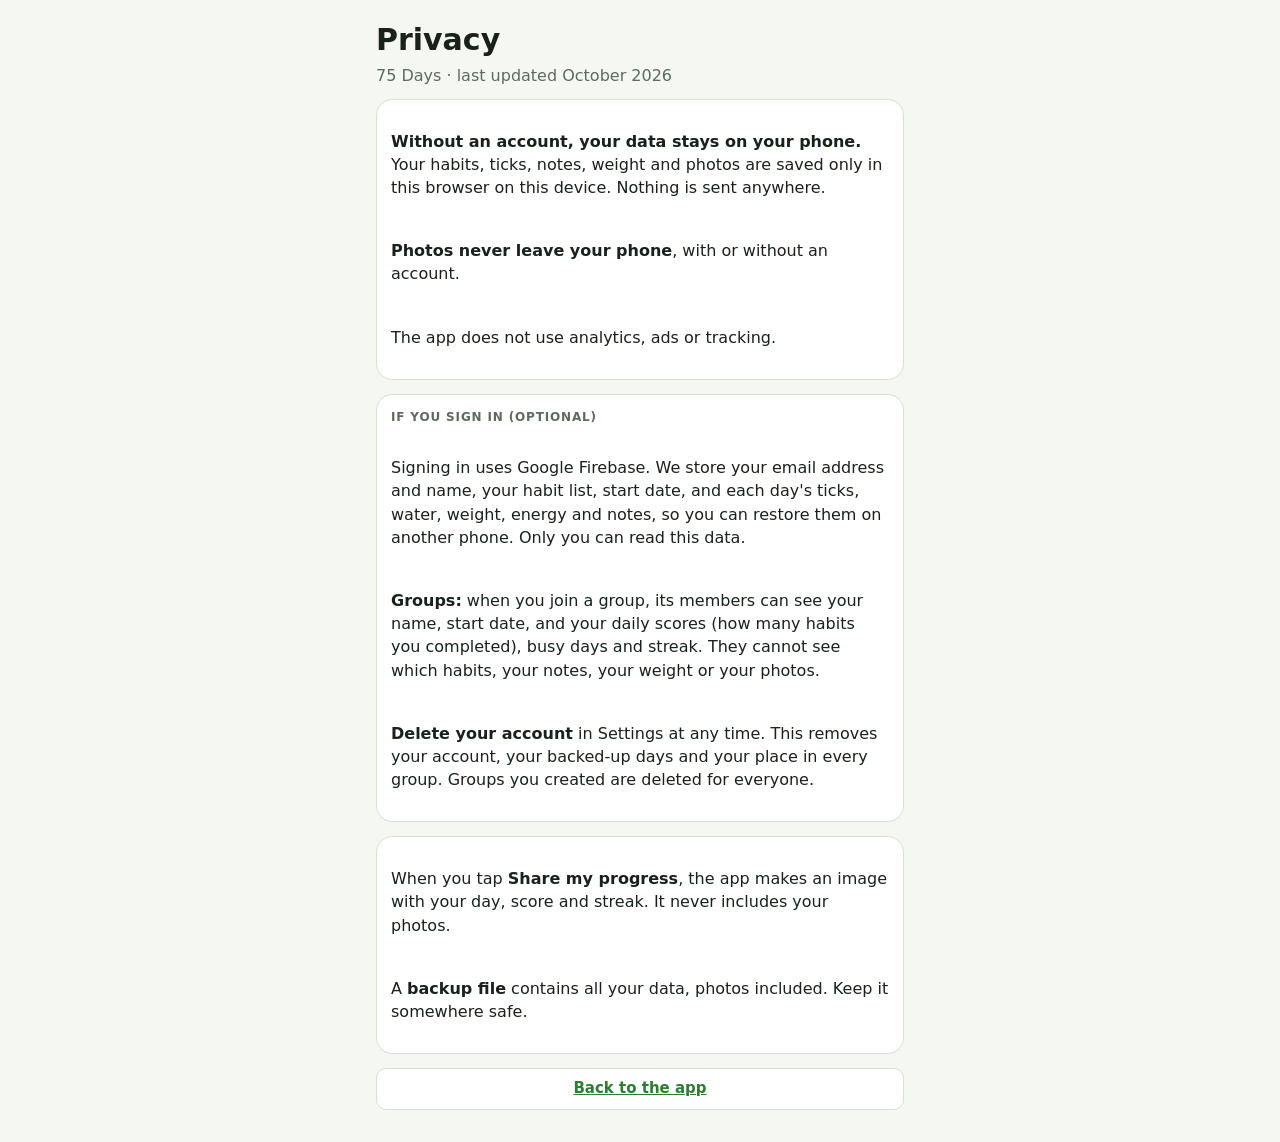
<file: privacy.html>
<!doctype html>
<html lang="en">
<head>
<meta charset="utf-8">
<meta name="viewport" content="width=device-width,initial-scale=1">
<title>Privacy · 75 Days</title>
<link rel="stylesheet" href="app.css">
</head>
<body>
<div class="app" style="padding-bottom:32px">
  <header class="pagehead"><h2>Privacy</h2><p class="muted">75 Days · last updated October 2026</p></header>
  <div class="pad">
    <div class="card">
      <p><b>Without an account, your data stays on your phone.</b> Your habits, ticks, notes, weight and photos are saved only in this browser on this device. Nothing is sent anywhere.</p>
      <p><b>Photos never leave your phone</b>, with or without an account.</p>
      <p>The app does not use analytics, ads or tracking.</p>
    </div>
    <div class="card">
      <div class="label">If you sign in (optional)</div>
      <p>Signing in uses Google Firebase. We store your email address and name, your habit list, start date, and each day's ticks, water, weight, energy and notes, so you can restore them on another phone. Only you can read this data.</p>
      <p><b>Groups:</b> when you join a group, its members can see your name, start date, and your daily scores (how many habits you completed), busy days and streak. They cannot see which habits, your notes, your weight or your photos.</p>
      <p><b>Delete your account</b> in Settings at any time. This removes your account, your backed-up days and your place in every group. Groups you created are deleted for everyone.</p>
    </div>
    <div class="card">
      <p>When you tap <b>Share my progress</b>, the app makes an image with your day, score and streak. It never includes your photos.</p>
      <p>A <b>backup file</b> contains all your data, photos included. Keep it somewhere safe.</p>
    </div>
    <a class="btn" href="./">Back to the app</a>
  </div>
</div>
</body>
</html>
</file>
<file: app.css>
/* 75 Days: a phone-first habit log. Green = done, maroon = busy day, blue = water. System fonts so it works fully offline. */
:root{
  --bg:#f4f7f2; --surface:#ffffff; --surface-2:#eaf1e8; --line:#d6e0d3;
  --fg:#18221a; --muted:#5d6b5f;
  --accent:#2e7d32; --accent-ink:#ffffff; --accent-soft:#dbeedc;
  --maroon:#8b1a14; --maroon-soft:#f6e2e0;
  --water:#2f74b5;
  --l0:#e6ece4; --l1:#c6e1c7; --l2:#8cc490; --l3:#4c9b52; --l4:#2e7d32;
  --f-display:ui-rounded,"SF Pro Rounded","Segoe UI Variable Display","Segoe UI",system-ui,-apple-system,Roboto,sans-serif;
  --f-body:system-ui,-apple-system,"Segoe UI",Roboto,"Helvetica Neue",Arial,sans-serif;
  --f-mono:ui-monospace,"SF Mono",Menlo,Consolas,monospace;
  --tabh:62px;
  color-scheme:light;
}
@media (prefers-color-scheme:dark){:root{
  --bg:#111612; --surface:#192019; --surface-2:#202a21; --line:#2c382d;
  --fg:#e4ebe3; --muted:#97a698;
  --accent:#6cc070; --accent-ink:#0e1a0f; --accent-soft:#213a23;
  --maroon:#e3807a; --maroon-soft:#3a2321; --water:#6aa8e0;
  --l0:#212a22; --l1:#27442a; --l2:#326a37; --l3:#4a9950; --l4:#6cc070;
  color-scheme:dark}}
*{box-sizing:border-box}
html,body{margin:0;background:var(--bg);color:var(--fg);font-family:var(--f-body);font-size:16px;line-height:1.45;-webkit-text-size-adjust:100%}
body{padding-top:env(safe-area-inset-top,0px)}
[hidden]{display:none!important}
h1,h2{font-family:var(--f-display);margin:0;text-wrap:balance}
button,input,textarea{font:inherit;color:inherit}
input,textarea{width:100%;border:1px solid var(--line);background:var(--surface);border-radius:10px;padding:10px 12px;font-size:16px}
textarea{resize:vertical}
:focus-visible{outline:2px solid var(--accent);outline-offset:2px}
a{color:var(--accent)}
.app{max-width:560px;margin:0 auto;min-height:100vh;padding-bottom:calc(var(--tabh) + env(safe-area-inset-bottom,0px) + 16px)}
.pad{padding:0 max(16px,env(safe-area-inset-right,0px)) 0 max(16px,env(safe-area-inset-left,0px));display:flex;flex-direction:column;gap:14px}
.muted{color:var(--muted)} .small{font-size:13px;margin:0} .center{text-align:center}
.label{display:block;font-size:12px;letter-spacing:.07em;text-transform:uppercase;color:var(--muted);font-weight:600;margin-bottom:6px}
.card{background:var(--surface);border:1px solid var(--line);border-radius:16px;padding:14px;display:flex;flex-direction:column;gap:8px;min-width:0}
.btn{display:inline-flex;align-items:center;justify-content:center;gap:6px;border:1px solid var(--line);background:var(--surface);border-radius:10px;padding:9px 14px;font-weight:600;font-size:15px;cursor:pointer;min-height:42px}
.btn.primary{background:var(--accent);border-color:var(--accent);color:var(--accent-ink)}
.btn.danger{color:var(--maroon)}
.btn.big{width:100%;min-height:52px;font-size:17px;border-radius:14px}
.linkbtn{background:none;border:0;color:var(--accent);font-weight:600;cursor:pointer;padding:4px}
.iconbtn{width:44px;height:44px;border-radius:12px;border:0;background:color-mix(in srgb,var(--accent-ink) 16%,transparent);color:var(--accent-ink);font-size:26px;line-height:1;cursor:pointer}
.iconbtn:disabled{opacity:.3}
.row-actions{display:flex;gap:8px;flex-wrap:wrap}
.inline{display:flex;align-items:center;gap:10px}

/* setup */
.setup{padding:24px max(16px,env(safe-area-inset-right,0px)) 32px max(16px,env(safe-area-inset-left,0px));display:flex;flex-direction:column;gap:14px}
.brand{display:flex;align-items:center;gap:14px;margin-bottom:6px}
.logo{width:64px;height:64px;border-radius:18px;background:var(--accent);color:var(--accent-ink);display:grid;place-items:center;font-family:var(--f-display);font-weight:800;font-size:30px;flex:none}
.brand h1{font-size:32px;font-weight:800}
.brand p{margin:2px 0 0}
.presets{display:flex;flex-wrap:wrap;gap:8px}
.hedit{list-style:none;margin:4px 0 0;padding:0;display:flex;flex-direction:column;gap:6px}
.hedit li{display:flex;align-items:center;gap:6px}
.hedit li input{flex:1;padding:8px 10px}
.hedit .tag{font-size:11px;color:var(--muted);flex:none;width:44px;text-align:center}
.hedit .x{border:0;background:none;color:var(--maroon);font-size:22px;width:36px;height:36px;cursor:pointer;flex:none}
.addrow{display:flex;gap:8px}
.addrow input{flex:1}

/* today */
.dayhead{background:var(--accent);color:var(--accent-ink);display:flex;align-items:center;justify-content:space-between;gap:8px;padding:14px max(12px,env(safe-area-inset-right,0px)) 14px max(12px,env(safe-area-inset-left,0px))}
.dh-mid{text-align:center;min-width:0}
.dh-n{font-family:var(--f-display);font-weight:800;font-size:34px;line-height:1.05}
.dh-n small{font-size:16px;opacity:.8;margin-left:4px;font-weight:600}
.dh-date{font-size:14px;opacity:.9}
.progress{height:5px;background:var(--l0)}
.progress b{display:block;height:100%;background:var(--accent);width:0;transition:width .3s}
.alert{margin:12px 16px 0;background:var(--maroon-soft);color:var(--maroon);border-radius:12px;padding:10px 14px;font-weight:600;font-size:14px}
.scoreline{display:flex;justify-content:space-between;align-items:baseline;margin-top:14px}
.big{font-family:var(--f-display);font-weight:800;font-size:30px;font-variant-numeric:tabular-nums}
.chips{display:flex;gap:8px;flex-wrap:wrap}
.chip{border:1px solid var(--line);background:var(--surface);border-radius:999px;padding:7px 14px;cursor:pointer;font-size:14px;min-height:38px}
.chip[aria-pressed="true"]{background:var(--fg);color:var(--bg);border-color:var(--fg)}
.chip.busy[aria-pressed="true"]{background:var(--maroon);border-color:var(--maroon);color:#fff}
.checks{background:var(--surface);border:1px solid var(--line);border-radius:16px;overflow:hidden}
.hrow{display:flex;align-items:center;gap:12px;padding:13px 14px;border-bottom:1px solid var(--line);cursor:pointer;user-select:none;-webkit-tap-highlight-color:transparent;min-height:54px}
.hrow:last-child{border-bottom:0}
.box{flex:none;width:26px;height:26px;border:2px solid var(--muted);border-radius:7px;display:grid;place-items:center;transition:background .15s,border-color .15s}
.box svg{width:15px;height:15px;stroke:var(--accent-ink);fill:none;stroke-width:2.6;stroke-linecap:round;stroke-linejoin:round;opacity:0}
.hrow.on .box{background:var(--accent);border-color:var(--accent)}
.hrow.on .box svg{opacity:1}
.hrow .t{flex:1;min-width:0}
.hrow.on .t>span:first-child{color:var(--muted)}
.glasses{display:flex;gap:6px;margin-top:6px;flex-wrap:wrap}
.glass{width:28px;height:32px;border:2px solid var(--water);border-radius:4px 4px 9px 9px;background:transparent;padding:0;cursor:pointer}
.glass.f{background:var(--water)}
.photo{border:2px dashed var(--accent);border-radius:14px;aspect-ratio:3/4;max-width:100%;max-height:60vh;display:grid;place-items:center;overflow:hidden;background:var(--surface-2);text-align:center}
.photo img{width:100%;height:100%;object-fit:cover;display:block}
.grid2{display:grid;grid-template-columns:1fr 1.4fr;gap:12px;align-items:end}
.dots{display:flex;gap:6px}
.dot{width:36px;height:36px;border-radius:50%;border:1.5px solid var(--line);background:var(--surface);cursor:pointer;font-size:14px;padding:0}
.dot[aria-pressed="true"]{background:var(--accent);border-color:var(--accent);color:var(--accent-ink);font-weight:700}

/* pages */
.pagehead{padding:18px max(16px,env(safe-area-inset-right,0px)) 12px max(16px,env(safe-area-inset-left,0px))}
.pagehead h2{font-size:30px;font-weight:800}
.pagehead p{margin:2px 0 0}
.cal{display:grid;grid-template-columns:30px repeat(7,minmax(0,1fr));gap:5px;font-size:12px}
.cal .h{text-align:center;color:var(--muted);font-weight:600}
.cal .w{color:var(--muted);font-weight:600;align-self:center;font-size:11px}
.cell{aspect-ratio:1;border:0;border-radius:8px;background:var(--l0);cursor:pointer;display:flex;flex-direction:column;align-items:flex-start;justify-content:space-between;padding:4px 5px;font-family:var(--f-mono);font-size:12px;color:var(--fg);min-width:0}
.cell small{font-family:var(--f-body);font-size:9px;opacity:.75}
.cell.l1{background:var(--l1)}.cell.l2{background:var(--l2)}.cell.l3{background:var(--l3);color:#fff}.cell.l4{background:var(--l4);color:var(--accent-ink)}
.cell.busy{box-shadow:inset 0 0 0 2px var(--maroon)}
.cell.future{opacity:.5}
.cell.today{outline:2px solid var(--fg);outline-offset:1px}
.legend{display:flex;align-items:center;gap:5px;flex-wrap:wrap}
.legend i{width:14px;height:14px;border-radius:4px;display:inline-block}
.legend .l0{background:var(--l0)}.legend .l1{background:var(--l1)}.legend .l2{background:var(--l2)}.legend .l3{background:var(--l3)}.legend .l4{background:var(--l4)}
.legend .busyi{box-shadow:inset 0 0 0 2px var(--maroon);background:var(--l0);margin-left:8px}
.stats{display:grid;grid-template-columns:repeat(2,minmax(0,1fr));gap:10px}
.stat{background:var(--surface);border:1px solid var(--line);border-radius:14px;padding:12px 14px}
.stat .k{font-size:12px;letter-spacing:.07em;text-transform:uppercase;color:var(--muted);font-weight:600}
.stat .v{font-family:var(--f-display);font-weight:800;font-size:30px;font-variant-numeric:tabular-nums}
.stat .v small{font-family:var(--f-body);font-size:13px;font-weight:500;color:var(--muted)}
.hrates{display:flex;flex-direction:column;gap:8px}
.hr{display:grid;grid-template-columns:minmax(0,1fr) 44px;gap:4px 10px;align-items:center;font-size:14px}
.hr .nm{min-width:0;overflow:hidden;text-overflow:ellipsis;white-space:nowrap}
.hr .pc{text-align:right;font-variant-numeric:tabular-nums;color:var(--muted);font-size:13px}
.hr .tr{grid-column:1/-1;height:6px;border-radius:3px;background:var(--l0);overflow:hidden}
.hr .tr b{display:block;height:100%;background:var(--accent);border-radius:3px}
.compare{display:grid;grid-template-columns:1fr 1fr;gap:10px}
.compare figure{margin:0}
.compare .fr{aspect-ratio:3/4;border-radius:12px;background:var(--surface-2);overflow:hidden;display:grid;place-items:center;color:var(--muted);font-size:13px}
.compare img{width:100%;height:100%;object-fit:cover}
.compare figcaption{font-size:12px;color:var(--muted);margin-top:4px}
.wchart svg{width:100%;height:auto;display:block}
.danger-zone{border-color:color-mix(in srgb,var(--maroon) 40%,var(--line))}

/* tabs */
.tabs{position:fixed;left:0;right:0;bottom:0;z-index:20;background:color-mix(in srgb,var(--surface) 94%,transparent);backdrop-filter:blur(10px);-webkit-backdrop-filter:blur(10px);border-top:1px solid var(--line);display:flex;justify-content:center;padding:0 env(safe-area-inset-right,0px) env(safe-area-inset-bottom,0px) env(safe-area-inset-left,0px)}
.tabs button{flex:1;max-width:140px;height:var(--tabh);border:0;background:none;color:var(--muted);font-size:11px;font-weight:600;display:flex;flex-direction:column;align-items:center;justify-content:center;gap:3px;cursor:pointer}
.tabs svg{width:24px;height:24px;fill:none;stroke:currentColor;stroke-width:1.9;stroke-linecap:round;stroke-linejoin:round}
.tabs button[aria-current="page"]{color:var(--accent)}
.toast{position:fixed;left:50%;transform:translateX(-50%);bottom:calc(var(--tabh) + env(safe-area-inset-bottom,0px) + 14px);background:var(--fg);color:var(--bg);padding:10px 16px;border-radius:12px;font-size:14px;z-index:30;max-width:calc(100% - 32px)}
.update{position:fixed;left:16px;right:16px;top:calc(env(safe-area-inset-top,0px) + 10px);z-index:40;background:var(--surface);border:1px solid var(--line);border-radius:14px;padding:10px 12px;display:flex;align-items:center;justify-content:space-between;gap:10px;box-shadow:0 6px 24px rgba(0,0,0,.15);max-width:528px;margin:0 auto}
/* groups + accounts */
.mono{font-family:var(--f-mono);letter-spacing:.06em}
.card.hl{border-color:var(--accent);background:var(--accent-soft)}
.auth input{margin-bottom:4px}
.gbtn{gap:10px;background:var(--surface);color:var(--fg)}
.or{display:flex;align-items:center;gap:10px;color:var(--muted);font-size:13px;margin:2px 0}
.or::before,.or::after{content:"";flex:1;height:1px;background:var(--line)}
.glist{display:flex;flex-direction:column;background:var(--surface);border:1px solid var(--line);border-radius:16px;overflow:hidden}
.gitem{display:grid;grid-template-columns:1fr auto;grid-template-rows:auto auto;gap:2px 10px;text-align:left;padding:13px 14px;border:0;border-bottom:1px solid var(--line);background:none;cursor:pointer;min-height:58px}
.gitem:last-child{border-bottom:0}
.gitem .gname{font-weight:700;font-size:16px;min-width:0;overflow:hidden;text-overflow:ellipsis;white-space:nowrap}
.gitem .chev{grid-row:1/3;grid-column:2;align-self:center;color:var(--muted);font-size:22px}
.gtitle{font-family:var(--f-display);font-weight:800;font-size:24px;text-wrap:balance}
.invite{display:flex;align-items:flex-end;justify-content:space-between;gap:12px;flex-wrap:wrap}
.invite .code{font-size:28px;font-weight:700;color:var(--accent)}
.lb{display:flex;flex-direction:column}
.lbrow{display:grid;grid-template-columns:24px minmax(0,1fr) auto;gap:10px;align-items:center;padding:10px 0;border-bottom:1px solid var(--line)}
.lbrow:last-child{border-bottom:0}
.lbrow.me .nm{color:var(--accent)}
.lbrow .rk{font-family:var(--f-mono);color:var(--muted);font-size:14px;text-align:center}
.lbrow .who{min-width:0}
.lbrow .nm{font-weight:700;overflow:hidden;text-overflow:ellipsis;white-space:nowrap}
.lbrow .you{font-size:11px;font-weight:700;color:var(--accent);margin-left:6px;text-transform:uppercase;letter-spacing:.06em}
.lbrow .sub{font-size:12px;color:var(--muted)}
.lbrow .rt{display:flex;flex-direction:column;align-items:flex-end;gap:4px}
.lbrow .td{font-family:var(--f-display);font-weight:800;font-size:20px;font-variant-numeric:tabular-nums}
.lbrow .td small{font-family:var(--f-body);font-weight:500;font-size:12px;color:var(--muted)}
.strip{display:flex;gap:3px}
.strip i{width:11px;height:11px;border-radius:3px;background:var(--l0);display:inline-block}
.strip i.l1{background:var(--l1)}.strip i.l2{background:var(--l2)}.strip i.l3{background:var(--l3)}.strip i.l4{background:var(--l4)}
.strip i.busy{box-shadow:inset 0 0 0 2px var(--maroon)}
#suAuth{margin-top:4px}
.installbar{display:flex;align-items:center;gap:10px;margin:10px max(16px,env(safe-area-inset-right,0px)) 0 max(16px,env(safe-area-inset-left,0px));padding:10px 10px 10px 12px;background:var(--surface);border:1px solid var(--line);border-radius:14px}
.ib-logo{width:40px;height:40px;border-radius:11px;background:var(--accent);color:var(--accent-ink);display:grid;place-items:center;font-family:var(--f-display);font-weight:800;flex:none}
.ib-t{flex:1;min-width:0;display:flex;flex-direction:column;line-height:1.25}
.ib-x{border:0;background:none;color:var(--muted);font-size:24px;width:36px;height:40px;cursor:pointer;flex:none}
/* Android: no grey flash on tap, no pull-to-refresh bounce inside the installed app */
button,.hrow,.chip,.cell,label.btn{-webkit-tap-highlight-color:transparent;touch-action:manipulation}
@media (display-mode:standalone){html,body{overscroll-behavior-y:contain}}
@media (prefers-reduced-motion:reduce){*{transition:none!important}}
</file>
